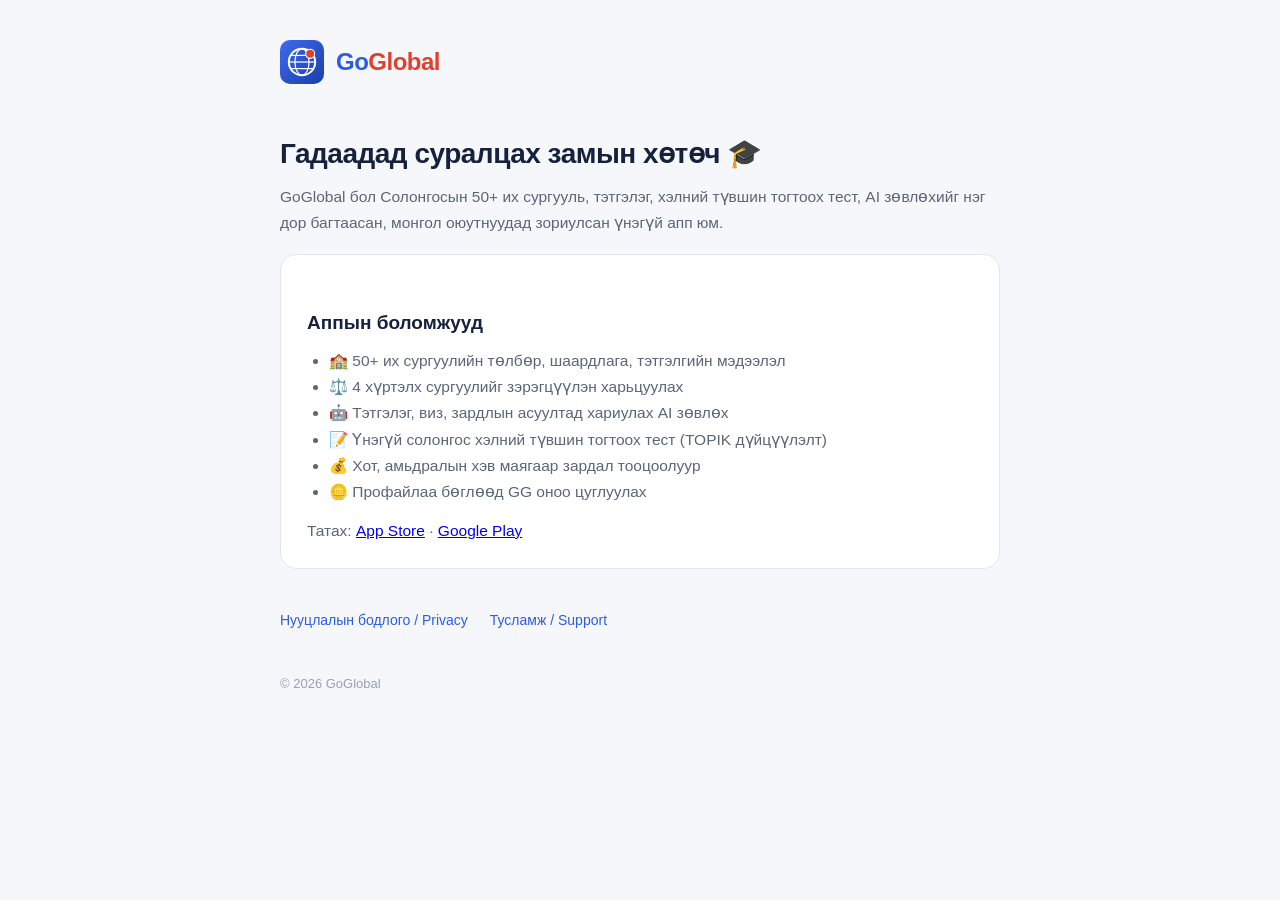
<file: index.html>
<!DOCTYPE html>
<html lang="mn">
<head>
<meta charset="utf-8">
<meta name="viewport" content="width=device-width, initial-scale=1">
<title>GoGlobal — Гадаадад суралцах замын хөтөч</title>
<link rel="stylesheet" href="style.css">
<link rel="icon" href="logo.svg">
</head>
<body>
<div class="wrap">
  <header><a href="index.html"><img src="logo.svg" alt="GoGlobal" width="44" height="44">
    <span class="wordmark"><span class="go">Go</span><span class="global">Global</span></span></a>
  </header>

  <h1>Гадаадад суралцах замын хөтөч 🎓</h1>
  <p>GoGlobal бол Солонгосын 50+ их сургууль, тэтгэлэг, хэлний түвшин тогтоох тест,
     AI зөвлөхийг нэг дор багтаасан, монгол оюутнуудад зориулсан үнэгүй апп юм.</p>

  <div class="card">
    <h2>Аппын боломжууд</h2>
    <ul>
      <li>🏫 50+ их сургуулийн төлбөр, шаардлага, тэтгэлгийн мэдээлэл</li>
      <li>⚖️ 4 хүртэлх сургуулийг зэрэгцүүлэн харьцуулах</li>
      <li>🤖 Тэтгэлэг, виз, зардлын асуултад хариулах AI зөвлөх</li>
      <li>📝 Үнэгүй солонгос хэлний түвшин тогтоох тест (TOPIK дүйцүүлэлт)</li>
      <li>💰 Хот, амьдралын хэв маягаар зардал тооцоолуур</li>
      <li>🪙 Профайлаа бөглөөд GG оноо цуглуулах</li>
    </ul>
    <p style="margin-top:12px">Татах:
      <a href="https://apps.apple.com/mn/app/goglobal-mn/id6791866471">App Store</a> ·
      <a href="https://play.google.com/store/apps/details?id=mn.ember.goglobal">Google Play</a></p>
  </div>

  <nav>
    <a href="privacy.html">Нууцлалын бодлого / Privacy</a>
    <a href="support.html">Тусламж / Support</a>
  </nav>
  <footer>© 2026 GoGlobal</footer>
</div>
</body>
</html>
</file>
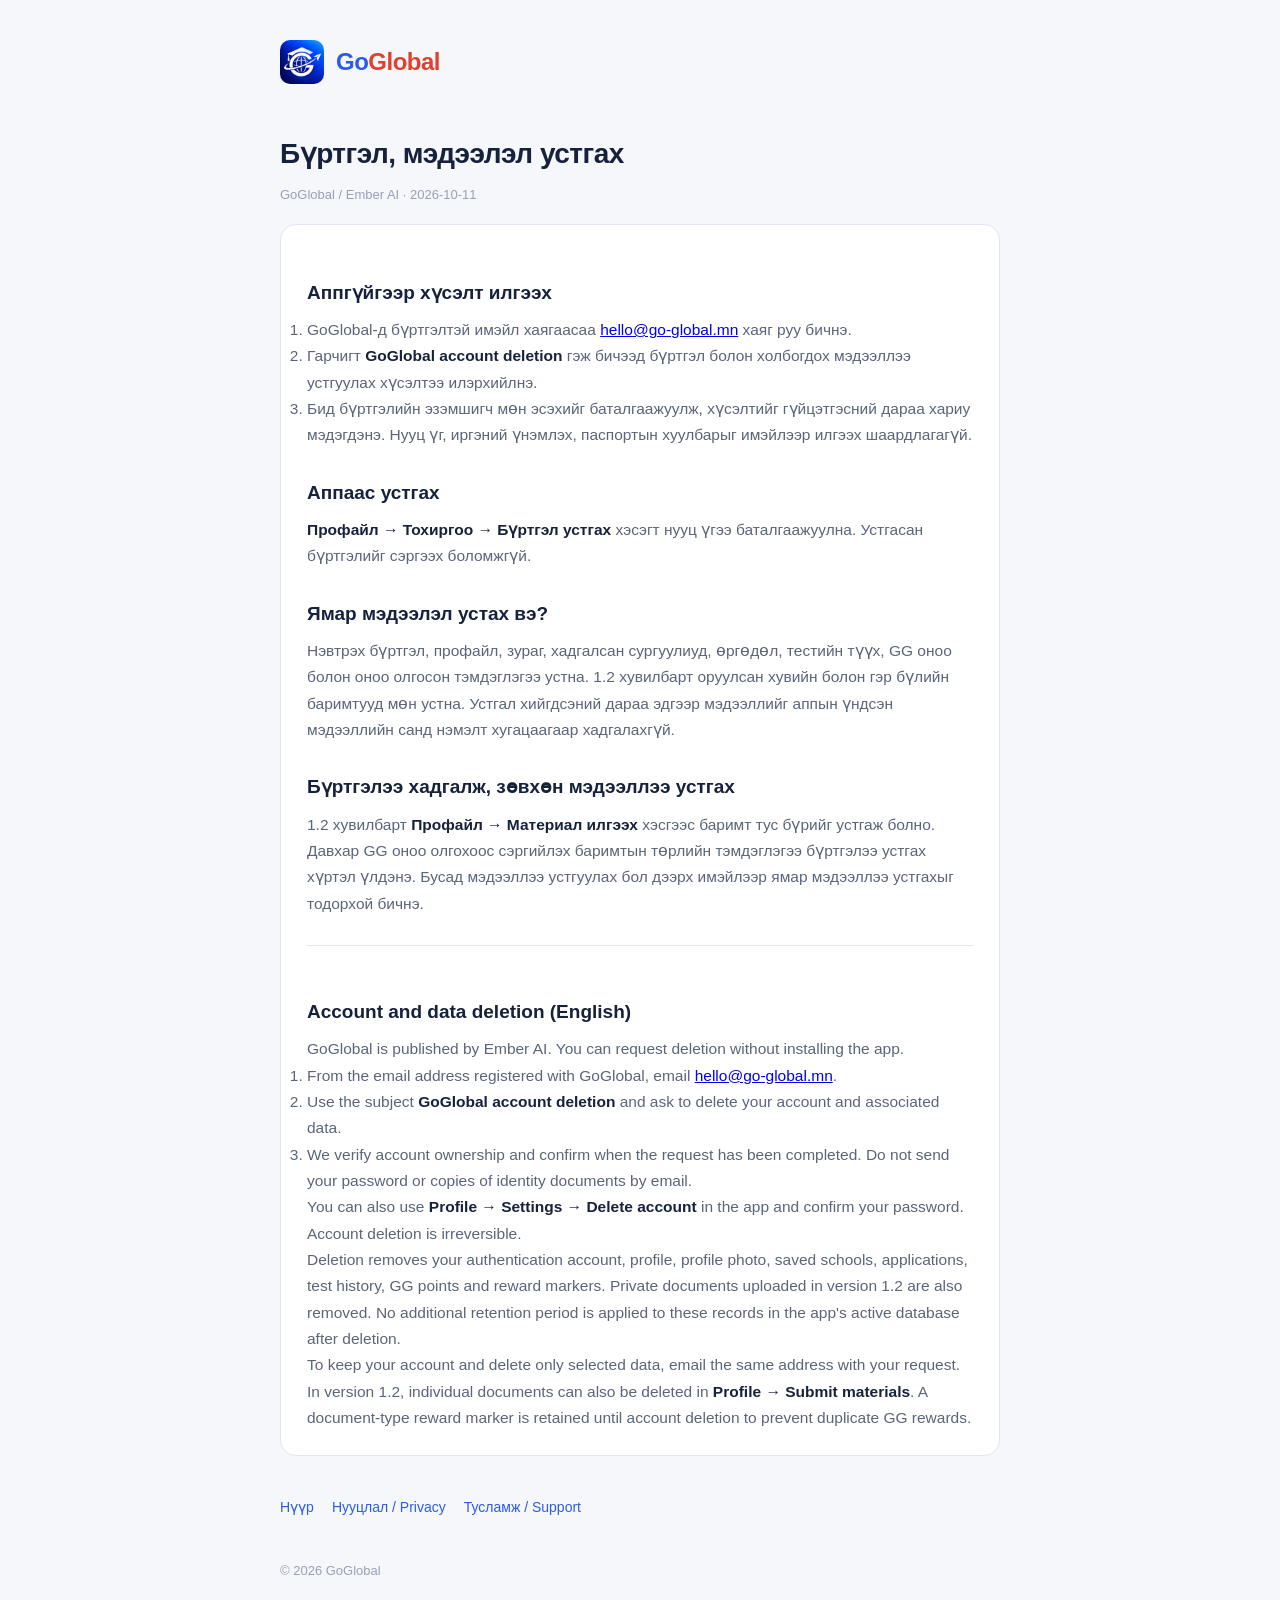
<file: delete-account.html>
<!DOCTYPE html>
<html lang="mn"><head><meta charset="utf-8"><meta name="viewport" content="width=device-width, initial-scale=1">
<title>GoGlobal — Бүртгэл, мэдээлэл устгах / Account deletion</title><link rel="stylesheet" href="style.css"><link rel="icon" href="logo.webp"></head>
<body><main class="wrap">
<header><a href="index.html"><img src="logo.webp" alt="GoGlobal" width="44" height="44" style="border-radius:10px"><span class="wordmark"><span class="go">Go</span><span class="global">Global</span></span></a></header>
<h1>Бүртгэл, мэдээлэл устгах</h1><p class="date">GoGlobal / Ember AI · 2026-10-11</p>
<div class="card">
<h2>Аппгүйгээр хүсэлт илгээх</h2>
<ol><li>GoGlobal-д бүртгэлтэй имэйл хаягаасаа <a href="mailto:hello@go-global.mn?subject=GoGlobal%20account%20deletion">hello@go-global.mn</a> хаяг руу бичнэ.</li><li>Гарчигт <strong>GoGlobal account deletion</strong> гэж бичээд бүртгэл болон холбогдох мэдээллээ устгуулах хүсэлтээ илэрхийлнэ.</li><li>Бид бүртгэлийн эзэмшигч мөн эсэхийг баталгаажуулж, хүсэлтийг гүйцэтгэсний дараа хариу мэдэгдэнэ. Нууц үг, иргэний үнэмлэх, паспортын хуулбарыг имэйлээр илгээх шаардлагагүй.</li></ol>
<h2>Аппаас устгах</h2><p><strong>Профайл → Тохиргоо → Бүртгэл устгах</strong> хэсэгт нууц үгээ баталгаажуулна. Устгасан бүртгэлийг сэргээх боломжгүй.</p>
<h2>Ямар мэдээлэл устах вэ?</h2><p>Нэвтрэх бүртгэл, профайл, зураг, хадгалсан сургуулиуд, өргөдөл, тестийн түүх, GG оноо болон оноо олгосон тэмдэглэгээ устна. 1.2 хувилбарт оруулсан хувийн болон гэр бүлийн баримтууд мөн устна. Устгал хийгдсэний дараа эдгээр мэдээллийг аппын үндсэн мэдээллийн санд нэмэлт хугацаагаар хадгалахгүй.</p>
<h2>Бүртгэлээ хадгалж, зөвхөн мэдээллээ устгах</h2><p>1.2 хувилбарт <strong>Профайл → Материал илгээх</strong> хэсгээс баримт тус бүрийг устгаж болно. Давхар GG оноо олгохоос сэргийлэх баримтын төрлийн тэмдэглэгээ бүртгэлээ устгах хүртэл үлдэнэ. Бусад мэдээллээ устгуулах бол дээрх имэйлээр ямар мэдээллээ устгахыг тодорхой бичнэ.</p>
<div class="en"><h2>Account and data deletion (English)</h2><p>GoGlobal is published by Ember AI. You can request deletion without installing the app.</p>
<ol><li>From the email address registered with GoGlobal, email <a href="mailto:hello@go-global.mn?subject=GoGlobal%20account%20deletion">hello@go-global.mn</a>.</li><li>Use the subject <strong>GoGlobal account deletion</strong> and ask to delete your account and associated data.</li><li>We verify account ownership and confirm when the request has been completed. Do not send your password or copies of identity documents by email.</li></ol>
<p>You can also use <strong>Profile → Settings → Delete account</strong> in the app and confirm your password. Account deletion is irreversible.</p>
<p>Deletion removes your authentication account, profile, profile photo, saved schools, applications, test history, GG points and reward markers. Private documents uploaded in version 1.2 are also removed. No additional retention period is applied to these records in the app's active database after deletion.</p>
<p>To keep your account and delete only selected data, email the same address with your request. In version 1.2, individual documents can also be deleted in <strong>Profile → Submit materials</strong>. A document-type reward marker is retained until account deletion to prevent duplicate GG rewards.</p></div>
</div><nav><a href="index.html">Нүүр</a><a href="privacy.html">Нууцлал / Privacy</a><a href="support.html">Тусламж / Support</a></nav><footer>© 2026 GoGlobal</footer>
</main></body></html>
</file>
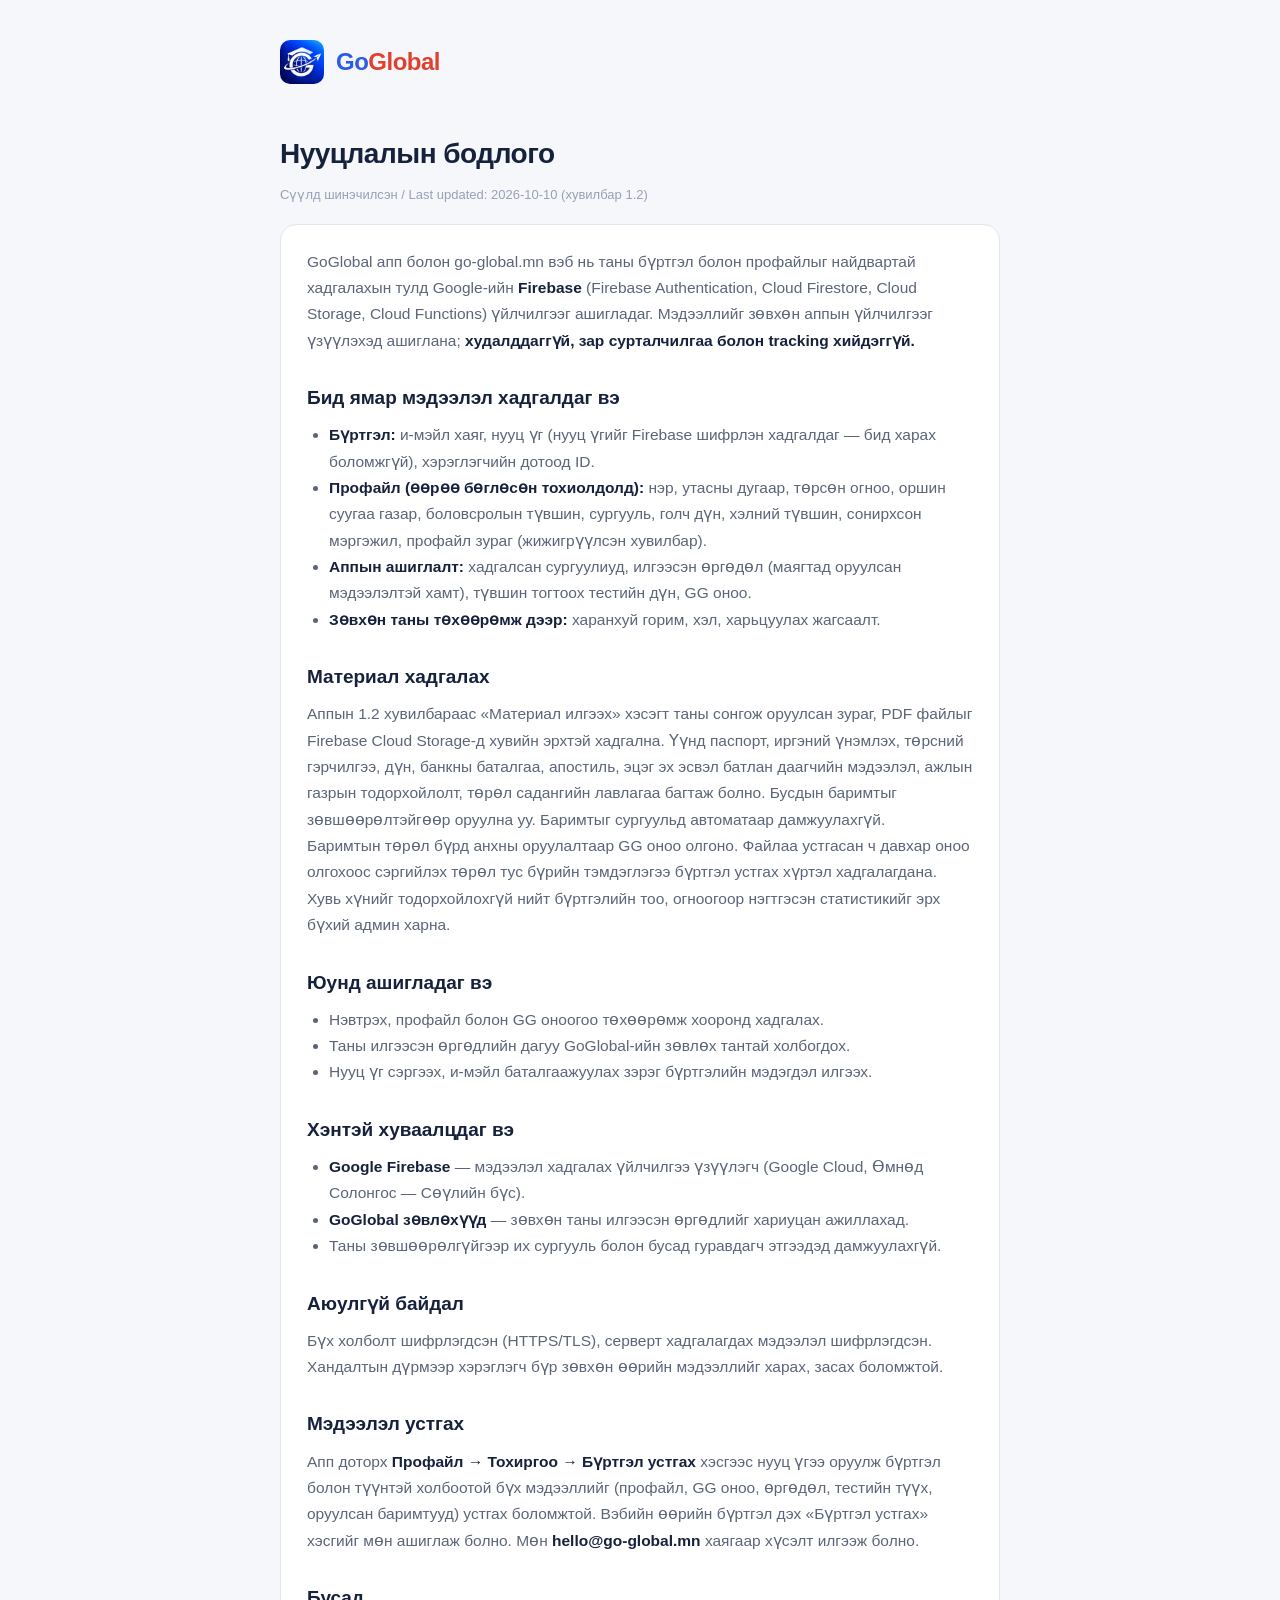
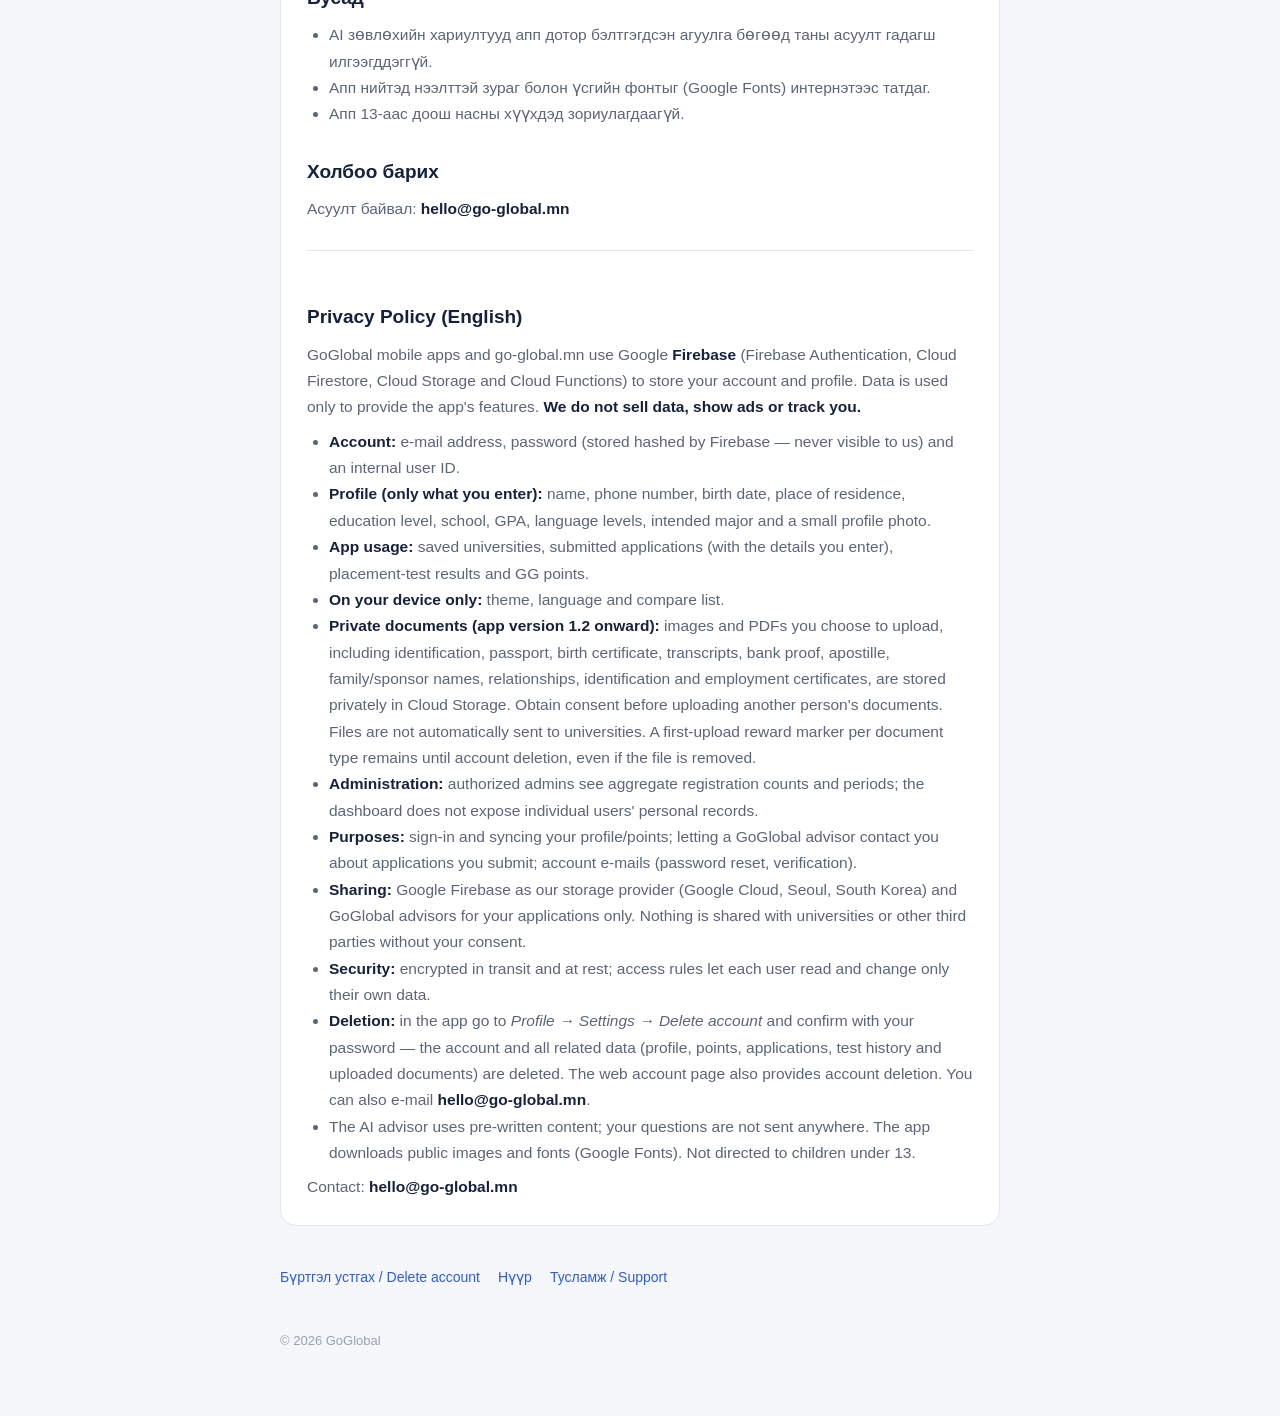
<file: privacy.html>
<!DOCTYPE html>
<html lang="mn">
<head>
<meta charset="utf-8">
<meta name="viewport" content="width=device-width, initial-scale=1">
<title>GoGlobal — Нууцлалын бодлого / Privacy Policy</title>
<link rel="stylesheet" href="style.css">
<link rel="icon" href="logo.webp">
</head>
<body>
<div class="wrap">
  <header><a href="index.html"><img src="logo.webp" alt="GoGlobal" width="44" height="44" style="border-radius:10px">
    <span class="wordmark"><span class="go">Go</span><span class="global">Global</span></span></a>
  </header>

  <h1>Нууцлалын бодлого</h1>
  <p class="date">Сүүлд шинэчилсэн / Last updated: 2026-10-10 (хувилбар 1.2)</p>

  <div class="card">
    <p>GoGlobal апп болон go-global.mn вэб нь таны бүртгэл болон профайлыг найдвартай хадгалахын тулд
    Google-ийн <strong>Firebase</strong> (Firebase Authentication, Cloud Firestore, Cloud Storage, Cloud Functions)
    үйлчилгээг ашигладаг. Мэдээллийг зөвхөн аппын үйлчилгээг үзүүлэхэд ашиглана;
    <strong>худалддаггүй, зар сурталчилгаа болон tracking хийдэггүй.</strong></p>

    <h2>Бид ямар мэдээлэл хадгалдаг вэ</h2>
    <ul>
      <li><strong>Бүртгэл:</strong> и-мэйл хаяг, нууц үг (нууц үгийг Firebase шифрлэн
        хадгалдаг — бид харах боломжгүй), хэрэглэгчийн дотоод ID.</li>
      <li><strong>Профайл (өөрөө бөглөсөн тохиолдолд):</strong> нэр, утасны дугаар, төрсөн
        огноо, оршин суугаа газар, боловсролын түвшин, сургууль, голч дүн, хэлний түвшин,
        сонирхсон мэргэжил, профайл зураг (жижигрүүлсэн хувилбар).</li>
      <li><strong>Аппын ашиглалт:</strong> хадгалсан сургуулиуд, илгээсэн өргөдөл (маягтад
        оруулсан мэдээлэлтэй хамт), түвшин тогтоох тестийн дүн, GG оноо.</li>
      <li><strong>Зөвхөн таны төхөөрөмж дээр:</strong> харанхуй горим, хэл, харьцуулах
        жагсаалт.</li>
    </ul>

    <h2>Материал хадгалах</h2>
    <p>Аппын 1.2 хувилбараас «Материал илгээх» хэсэгт таны сонгож оруулсан зураг, PDF файлыг Firebase Cloud Storage-д
    хувийн эрхтэй хадгална. Үүнд паспорт, иргэний үнэмлэх, төрсний гэрчилгээ, дүн,
    банкны баталгаа, апостиль, эцэг эх эсвэл батлан даагчийн мэдээлэл, ажлын газрын
    тодорхойлолт, төрөл садангийн лавлагаа багтаж болно. Бусдын баримтыг зөвшөөрөлтэйгөөр
    оруулна уу. Баримтыг сургуульд автоматаар дамжуулахгүй.</p>
    <p>Баримтын төрөл бүрд анхны оруулалтаар GG оноо олгоно. Файлаа устгасан ч давхар
    оноо олгохоос сэргийлэх төрөл тус бүрийн тэмдэглэгээ бүртгэл устгах хүртэл хадгалагдана.
    Хувь хүнийг тодорхойлохгүй нийт бүртгэлийн тоо, огноогоор нэгтгэсэн статистикийг
    эрх бүхий админ харна.</p>

    <h2>Юунд ашигладаг вэ</h2>
    <ul>
      <li>Нэвтрэх, профайл болон GG оноогоо төхөөрөмж хооронд хадгалах.</li>
      <li>Таны илгээсэн өргөдлийн дагуу GoGlobal-ийн зөвлөх тантай холбогдох.</li>
      <li>Нууц үг сэргээх, и-мэйл баталгаажуулах зэрэг бүртгэлийн мэдэгдэл илгээх.</li>
    </ul>

    <h2>Хэнтэй хуваалцдаг вэ</h2>
    <ul>
      <li><strong>Google Firebase</strong> — мэдээлэл хадгалах үйлчилгээ үзүүлэгч
        (Google Cloud, Өмнөд Солонгос — Сөүлийн бүс).</li>
      <li><strong>GoGlobal зөвлөхүүд</strong> — зөвхөн таны илгээсэн өргөдлийг хариуцан
        ажиллахад.</li>
      <li>Таны зөвшөөрөлгүйгээр их сургууль болон бусад гуравдагч этгээдэд
        дамжуулахгүй.</li>
    </ul>

    <h2>Аюулгүй байдал</h2>
    <p>Бүх холболт шифрлэгдсэн (HTTPS/TLS), серверт хадгалагдах мэдээлэл шифрлэгдсэн.
    Хандалтын дүрмээр хэрэглэгч бүр зөвхөн өөрийн мэдээллийг харах, засах боломжтой.</p>

    <h2>Мэдээлэл устгах</h2>
    <p>Апп доторх <strong>Профайл → Тохиргоо → Бүртгэл устгах</strong> хэсгээс нууц
    үгээ оруулж бүртгэл болон түүнтэй холбоотой бүх мэдээллийг (профайл, GG оноо,
    өргөдөл, тестийн түүх, оруулсан баримтууд) устгах боломжтой. Вэбийн өөрийн бүртгэл дэх «Бүртгэл устгах» хэсгийг мөн ашиглаж болно. Мөн <strong>hello@go-global.mn</strong>
    хаягаар хүсэлт илгээж болно.</p>

    <h2>Бусад</h2>
    <ul>
      <li>AI зөвлөхийн хариултууд апп дотор бэлтгэгдсэн агуулга бөгөөд таны асуулт гадагш
        илгээгддэггүй.</li>
      <li>Апп нийтэд нээлттэй зураг болон үсгийн фонтыг (Google Fonts) интернэтээс татдаг.</li>
      <li>Апп 13-аас доош насны хүүхдэд зориулагдаагүй.</li>
    </ul>

    <h2>Холбоо барих</h2>
    <p>Асуулт байвал: <strong>hello@go-global.mn</strong></p>

    <div class="en">
      <h2>Privacy Policy (English)</h2>
      <p>GoGlobal mobile apps and go-global.mn use Google <strong>Firebase</strong> (Firebase Authentication, Cloud Firestore, Cloud Storage and Cloud Functions) to store your account and profile. Data is used only to provide the app's
      features. <strong>We do not sell data, show ads or track you.</strong></p>
      <ul>
        <li><strong>Account:</strong> e-mail address, password (stored hashed by Firebase —
          never visible to us) and an internal user ID.</li>
        <li><strong>Profile (only what you enter):</strong> name, phone number, birth date,
          place of residence, education level, school, GPA, language levels, intended major
          and a small profile photo.</li>
        <li><strong>App usage:</strong> saved universities, submitted applications (with the
          details you enter), placement-test results and GG points.</li>
        <li><strong>On your device only:</strong> theme, language and compare list.</li>
        <li><strong>Private documents (app version 1.2 onward):</strong> images and PDFs you choose to upload, including identification,
          passport, birth certificate, transcripts, bank proof, apostille, family/sponsor names,
          relationships, identification and employment certificates, are stored privately in Cloud Storage.
          Obtain consent before uploading another person's documents. Files are not automatically sent to universities.
          A first-upload reward marker per document type remains until account deletion, even if the file is removed.</li>
        <li><strong>Administration:</strong> authorized admins see aggregate registration counts and periods;
          the dashboard does not expose individual users' personal records.</li>
        <li><strong>Purposes:</strong> sign-in and syncing your profile/points; letting a
          GoGlobal advisor contact you about applications you submit; account e-mails
          (password reset, verification).</li>
        <li><strong>Sharing:</strong> Google Firebase as our storage provider (Google Cloud,
          Seoul, South Korea) and GoGlobal advisors for your applications only. Nothing is
          shared with universities or other third parties without your consent.</li>
        <li><strong>Security:</strong> encrypted in transit and at rest; access rules let each
          user read and change only their own data.</li>
        <li><strong>Deletion:</strong> in the app go to <em>Profile → Settings → Delete
          account</em> and confirm with your password — the account and all related data
          (profile, points, applications, test history and uploaded documents) are deleted. The web account page also provides account deletion. You can
          also e-mail <strong>hello@go-global.mn</strong>.</li>
        <li>The AI advisor uses pre-written content; your questions are not sent anywhere.
          The app downloads public images and fonts (Google Fonts). Not directed to children
          under 13.</li>
      </ul>
      <p>Contact: <strong>hello@go-global.mn</strong></p>
    </div>
  </div>

  <nav><a href="delete-account.html">Бүртгэл устгах / Delete account</a><a href="index.html">Нүүр</a><a href="support.html">Тусламж / Support</a></nav>
  <footer>© 2026 GoGlobal</footer>
</div>
</body>
</html>
</file>
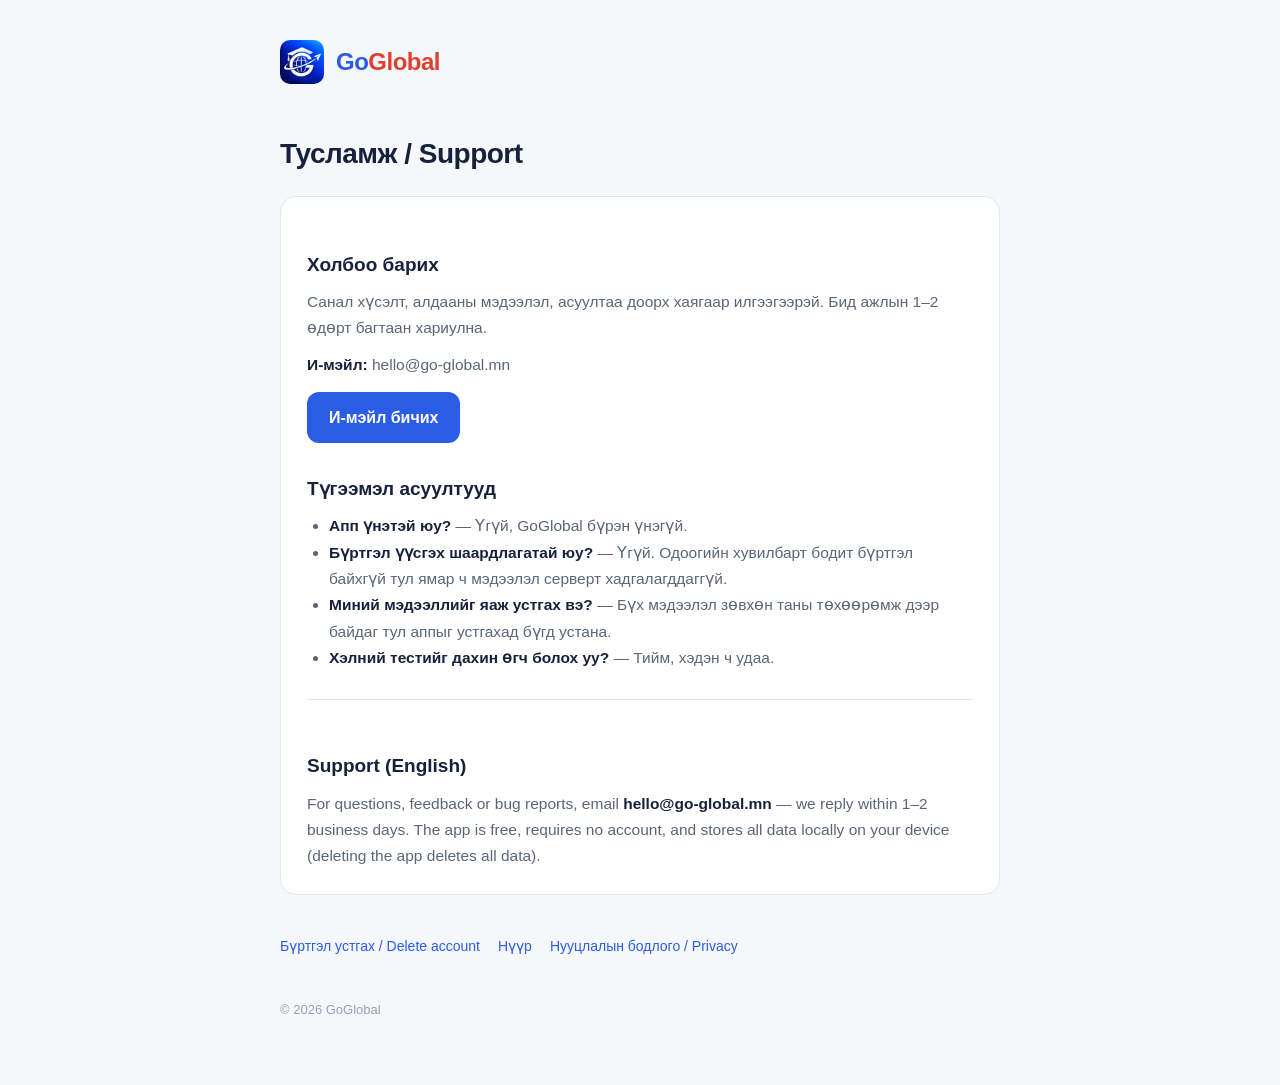
<file: support.html>
<!DOCTYPE html>
<html lang="mn">
<head>
<meta charset="utf-8">
<meta name="viewport" content="width=device-width, initial-scale=1">
<title>GoGlobal — Тусламж / Support</title>
<link rel="stylesheet" href="style.css">
<link rel="icon" href="logo.webp">
</head>
<body>
<div class="wrap">
  <header><a href="index.html"><img src="logo.webp" alt="GoGlobal" width="44" height="44" style="border-radius:10px">
    <span class="wordmark"><span class="go">Go</span><span class="global">Global</span></span></a>
  </header>

  <h1>Тусламж / Support</h1>

  <div class="card">
    <h2>Холбоо барих</h2>
    <p>Санал хүсэлт, алдааны мэдээлэл, асуултаа доорх хаягаар илгээгээрэй.
    Бид ажлын 1–2 өдөрт багтаан хариулна.</p>
    <p style="margin-top:10px"><strong>И-мэйл:</strong> hello@go-global.mn</p>
    <a class="btn" href="mailto:hello@go-global.mn?subject=GoGlobal%20support">И-мэйл бичих</a>

    <h2 style="margin-top:30px">Түгээмэл асуултууд</h2>
    <ul>
      <li><strong>Апп үнэтэй юу?</strong> — Үгүй, GoGlobal бүрэн үнэгүй.</li>
      <li><strong>Бүртгэл үүсгэх шаардлагатай юу?</strong> — Үгүй. Одоогийн хувилбарт бодит
        бүртгэл байхгүй тул ямар ч мэдээлэл серверт хадгалагддаггүй.</li>
      <li><strong>Миний мэдээллийг яаж устгах вэ?</strong> — Бүх мэдээлэл зөвхөн таны
        төхөөрөмж дээр байдаг тул аппыг устгахад бүгд устана.</li>
      <li><strong>Хэлний тестийг дахин өгч болох уу?</strong> — Тийм, хэдэн ч удаа.</li>
    </ul>

    <div class="en">
      <h2>Support (English)</h2>
      <p>For questions, feedback or bug reports, email <strong>hello@go-global.mn</strong> —
      we reply within 1–2 business days. The app is free, requires no account, and stores
      all data locally on your device (deleting the app deletes all data).</p>
    </div>
  </div>

  <nav><a href="delete-account.html">Бүртгэл устгах / Delete account</a><a href="index.html">Нүүр</a><a href="privacy.html">Нууцлалын бодлого / Privacy</a></nav>
  <footer>© 2026 GoGlobal</footer>
</div>
</body>
</html>
</file>
<file: style.css>
:root { --blue: #2b5ce6; --dark: #16213c; --muted: #5b6579; --bg: #f6f7fb; }
* { margin: 0; padding: 0; box-sizing: border-box; }
body { font-family: -apple-system, BlinkMacSystemFont, "Segoe UI", Roboto, "Noto Sans", sans-serif;
  background: var(--bg); color: var(--dark); line-height: 1.7; }
.wrap { max-width: 760px; margin: 0 auto; padding: 32px 20px 64px; }
header { display: flex; align-items: center; gap: 12px; padding: 8px 0 28px; }
header a { display: flex; align-items: center; gap: 12px; text-decoration: none; }
.wordmark { font-size: 24px; font-weight: 800; letter-spacing: -0.5px; }
.wordmark .go { color: var(--blue); } .wordmark .global { color: #e0402e; }
h1 { font-size: 28px; margin: 18px 0 6px; letter-spacing: -0.5px; }
h2 { font-size: 19px; margin: 28px 0 8px; }
p, li { color: var(--muted); font-size: 15.5px; }
ul { padding-left: 22px; margin: 8px 0; }
.card { background: #fff; border: 1px solid #e1e6f0; border-radius: 16px; padding: 24px 26px; margin-top: 18px; }
.date { font-size: 13px; color: #97a0b5; }
.en { border-top: 1px solid #e1e6f0; margin-top: 28px; padding-top: 22px; }
a.btn { display: inline-block; background: var(--blue); color: #fff; padding: 12px 22px; border-radius: 12px;
  text-decoration: none; font-weight: 700; margin-top: 14px; }
nav { margin-top: 40px; font-size: 14px; }
nav a { color: var(--blue); text-decoration: none; margin-right: 18px; }
footer { margin-top: 40px; font-size: 13px; color: #97a0b5; }
strong { color: var(--dark); }
</file>
